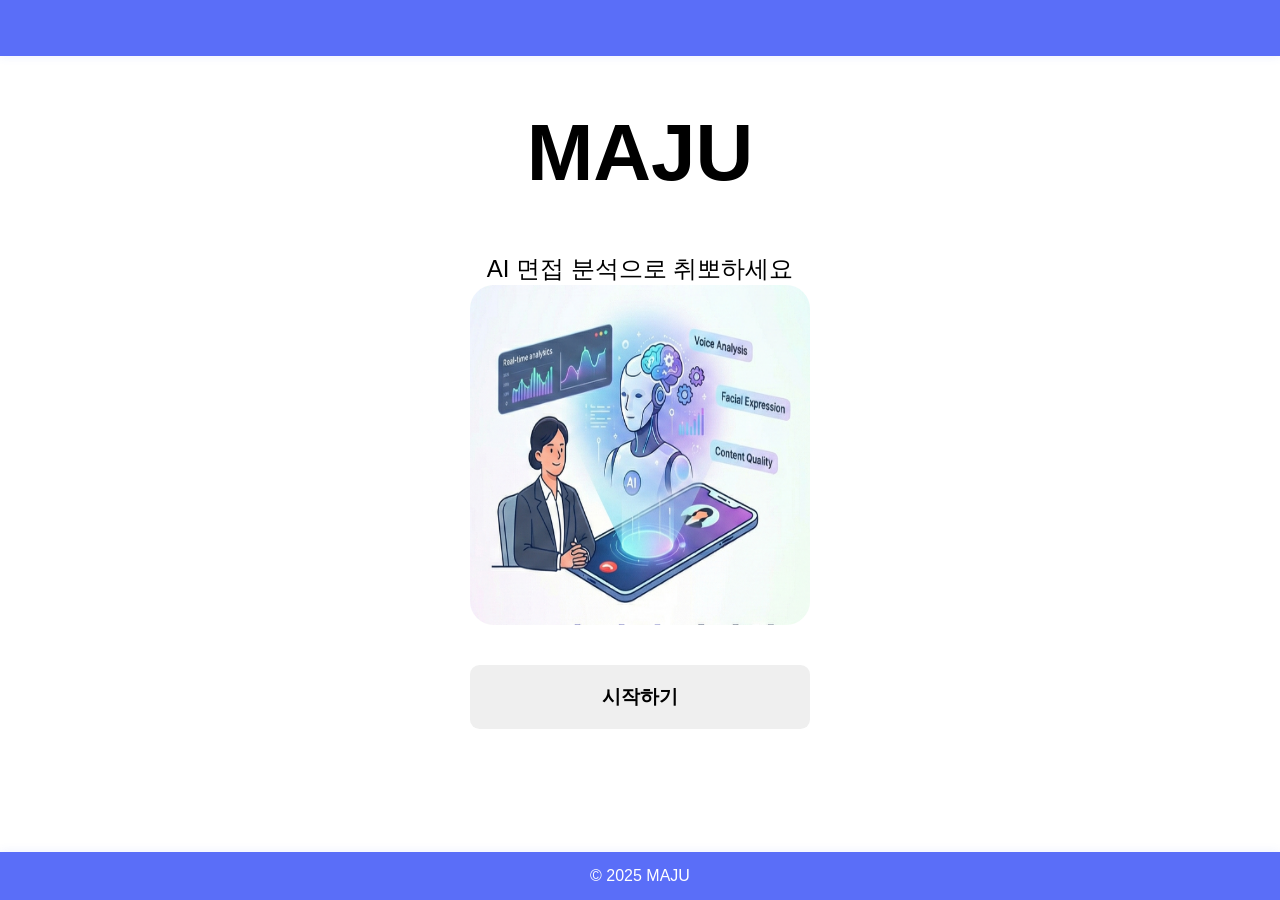
<file: front/index.html>
<!DOCTYPE html>
<html lang="ko">
    <head>
        <meta name="viewport" content="width=device-width, initial-scale=1.0">
        <meta charset="UTF-8">
        <title>MAJU</title>
        <link rel="stylesheet" href="index.css">
        <!-- <style src="index.css"></style> -->
         <style>
            h1 {
                margin-top:15%; 
                font-size:5rem;
            }
            span {
                font-size: 1.5rem;
            }
            img {
                width: 340px;
                height: 340px;
                display: block;
                border-radius: 24px;
            }
            .button-group {
                margin: 40px 0;
            }
            /* .button-group {
            margin-top: 20px;
            display: flex;
            gap: 10px;
            justify-content: center;
            }
            button {
                padding: 1em 5em;
                font-size: 1.5rem;
                font-weight: 600;
                border: none;
                border-radius: 0.5em;
                cursor: pointer;
                transition: transform 0.1s;
                min-width: 140px;
                min-height: 48px;
            }*/
         </style>
    </head>
    <body>
        <div class="app-container">
            <header>
            </header>
            <main>
                <div class="main-content">
                    <h1>MAJU</h1>
                    <span>AI 면접 분석으로 취뽀하세요</span>
                    <img src="./asset/Gemini_Generated_Image_3r8lyy3r8lyy3r8l.png" alt="MAJU Logo" ">
                    <div class="button-group">
                        <button id="login" class="loginButton">시작하기</button>
                    </div>
                </div>
            </main>
            <footer>
                <span>© 2025 MAJU</span>
            </footer>
        </div>
        <script>
            const login = document.getElementById('login');

            login.addEventListener('click', () => {
                window.location.href = "login.html"
            })
        </script>
    </body>
</html>
</file>
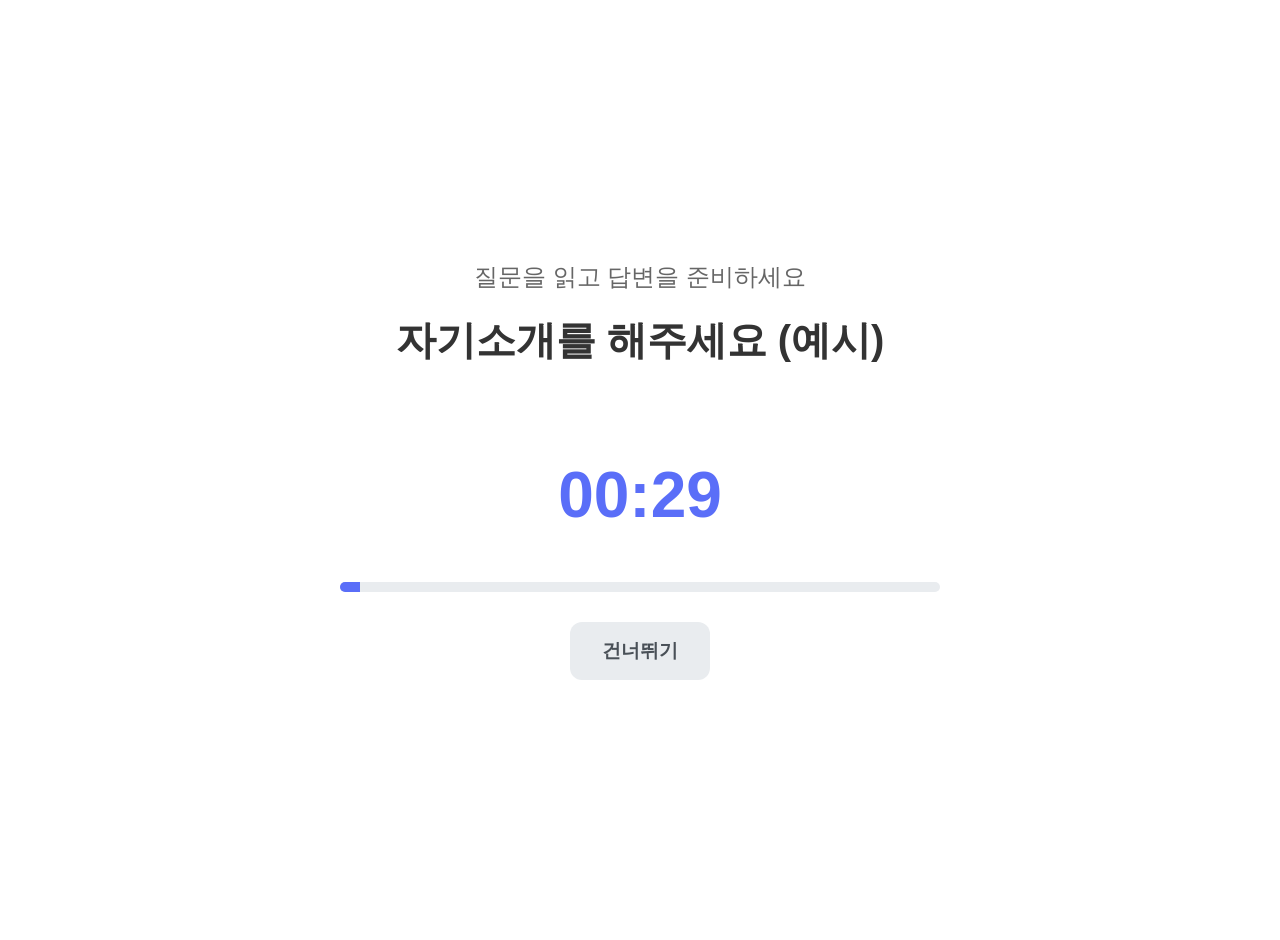
<file: front/answer.html>
<!DOCTYPE html>
<html lang="ko">
<head>
    <meta charset="UTF-8">
    <meta name="viewport" content="width=device-width, initial-scale=1.0">
    <title>답변 녹화 페이지</title>
    <link rel="stylesheet" href="index.css">
    <style>
        /* html, body {
            height: 100%;
            margin: 0;
            padding: 0;
            background: #f5f6fa;
            font-size: 22px;
            font-family: 'Pretendard', -apple-system, BlinkMacSystemFont, 'Segoe UI', sans-serif;
        }*/

        .app-container {
            min-height: 100vh;
            display: flex;
            flex-direction: column;
            align-items: center;
            justify-content: center;
            text-align: center;
            padding: 20px;
        }

        .question-box {
            margin-bottom: 40px;
            width: 80%;
            max-width: 800px;
        }

        .question-text {
            font-size: 2.5rem;
            font-weight: 700;
            color: #333;
            margin-bottom: 20px;
            word-break: keep-all;
        }

        .timer-box {
            font-size: 4rem;
            font-weight: 800;
            color: #5a6ef8;
            margin: 30px 0;
        }

        .status-text {
            font-size: 1.5rem;
            color: #666;
            margin-bottom: 20px;
        }

        .upload-section {
            display: none; /* 초기에는 숨김 */
            flex-direction: column;
            align-items: center;
            gap: 20px;
            margin-top: 30px;
        }

        .file-input-wrapper {
            position: relative;
            overflow: hidden;
            display: inline-block;
        }

        .file-input-wrapper input[type=file] {
            font-size: 100px;
            position: absolute;
            left: 0;
            top: 0;
            opacity: 0;
            cursor: pointer;
        }

        .btn {
            border: none;
            border-radius: 12px;
            padding: 16px 32px;
            font-size: 1.2rem;
            font-weight: 600;
            cursor: pointer;
            transition: all 0.2s;
        }

        .btn-primary {
            background: linear-gradient(135deg, #5a6ef8, #9b63ff);
            color: #fff;
            box-shadow: 0 4px 12px rgba(90, 110, 248, 0.3);
        }

        .btn-primary:hover {
            transform: translateY(-2px);
            box-shadow: 0 6px 16px rgba(90, 110, 248, 0.4);
        }

        .btn-secondary {
            background: #e9ecef;
            color: #495057;
        }

        .progress-bar {
            width: 100%;
            max-width: 600px;
            height: 10px;
            background: #e9ecef;
            border-radius: 5px;
            overflow: hidden;
            margin-top: 20px;
        }

        .progress-fill {
            height: 100%;
            background: #5a6ef8;
            width: 0%;
            transition: width 1s linear;
        }
    </style>
</head>

<body>
    <div class="app-container">
        <div class="question-box">
            <div class="status-text" id="statusText">질문을 읽고 답변을 준비하세요</div>
            <div class="question-text" id="questionText">질문 로딩 중...</div>
        </div>

        <div class="timer-box" id="timer">30</div>
        
        <div class="progress-bar">
            <div class="progress-fill" id="progressFill"></div>
        </div>

        <button id="skipBtn" class="btn btn-secondary" style="margin-top: 30px;">건너뛰기</button>

        <div class="upload-section" id="uploadSection">
            <h3>답변 시간이 종료되었습니다.</h3>
            <p>녹화한 답변 영상을 업로드해주세요.</p>
            
            <input type="file" id="videoInput" accept="video/*" style="display: none;">
            <button class="btn btn-primary" onclick="document.getElementById('videoInput').click()">영상 선택하기</button>
            <div id="fileName" style="margin-top: 10px; color: #666;"></div>
            
            <button class="btn btn-primary" id="uploadBtn" style="display: none; margin-top: 20px;">분석 시작하기</button>
        </div>
    </div>

    <script>
        // 상태 상수
        const STATE_READING = 'READING'; // 30초
        const STATE_ANSWERING = 'ANSWERING'; // 60초
        const STATE_UPLOAD = 'UPLOAD';

        let currentState = STATE_READING;
        let timeLeft = 30;
        let timerInterval;

        const statusText = document.getElementById('statusText');
        const questionText = document.getElementById('questionText');
        const timerDisplay = document.getElementById('timer');
        const progressFill = document.getElementById('progressFill');
        const uploadSection = document.getElementById('uploadSection');
        const skipBtn = document.getElementById('skipBtn');
        const videoInput = document.getElementById('videoInput');
        const fileNameDisplay = document.getElementById('fileName');
        const uploadBtn = document.getElementById('uploadBtn');

        // 초기화
        function init() {
            // 질문 가져오기 (sessionStorage 또는 임시 데이터)
            const questions = JSON.parse(sessionStorage.getItem('selectedQuestions') || '[]');
            const currentIndex = parseInt(sessionStorage.getItem('currentQuestionIndex') || '0');
            
            // 질문 데이터가 없으면 임시 질문 표시
            if (questions.length > 0 && questions[currentIndex]) {
                // 실제 데이터 구조에 맞게 수정 필요 (여기서는 id만 있다고 가정하고 텍스트는 임의로)
                // 실제로는 questions 배열에 title이 포함되어 있어야 함.
                // 앞선 questions.html 코드를 보면 {id, title} 객체로 저장됨.
                // 하지만 sessionStorage에는 ID 목록만 저장될 수도 있음. 확인 필요.
                // 여기서는 안전하게 처리
                questionText.textContent = questions[currentIndex].title || "질문 내용이 없습니다.";
            } else {
                questionText.textContent = "자기소개를 해주세요 (예시)";
            }

            startTimer(30);
        }

        function startTimer(seconds) {
            timeLeft = seconds;
            const totalTime = seconds;
            updateTimerDisplay();

            timerInterval = setInterval(() => {
                timeLeft--;
                updateTimerDisplay();
                
                // 진행바 업데이트
                const percentage = ((totalTime - timeLeft) / totalTime) * 100;
                progressFill.style.width = `${percentage}%`;

                if (timeLeft <= 0) {
                    clearInterval(timerInterval);
                    handleTimerEnd();
                }
            }, 1000);
        }

        function updateTimerDisplay() {
            const minutes = Math.floor(timeLeft / 60);
            const seconds = timeLeft % 60;
            timerDisplay.textContent = `${minutes.toString().padStart(2, '0')}:${seconds.toString().padStart(2, '0')}`;
        }

        function handleTimerEnd() {
            if (currentState === STATE_READING) {
                // 읽기 시간 종료 -> 답변 시간 시작
                currentState = STATE_ANSWERING;
                statusText.textContent = "답변을 시작하세요!";
                statusText.style.color = "#e74c3c";
                timerDisplay.style.color = "#e74c3c";
                progressFill.style.backgroundColor = "#e74c3c";
                startTimer(60); // 1분
            } else if (currentState === STATE_ANSWERING) {
                // 답변 시간 종료 -> 다음 질문 또는 업로드 모드
                
                const questions = JSON.parse(sessionStorage.getItem('selectedQuestions') || '[]');
                let currentIndex = parseInt(sessionStorage.getItem('currentQuestionIndex') || '0');

                if (currentIndex < questions.length - 1) {
                    // 다음 질문으로 이동
                    currentIndex++;
                    sessionStorage.setItem('currentQuestionIndex', currentIndex.toString());
                    
                    // 상태 초기화 및 다음 질문 표시
                    currentState = STATE_READING;
                    statusText.textContent = "질문을 읽고 답변을 준비하세요";
                    statusText.style.color = "#666";
                    timerDisplay.style.color = "#5a6ef8";
                    progressFill.style.backgroundColor = "#5a6ef8";
                    
                    questionText.textContent = questions[currentIndex].title || "질문 내용이 없습니다.";
                    
                    startTimer(30);
                } else {
                    // 모든 질문 종료 -> 업로드 모드
                    currentState = STATE_UPLOAD;
                    statusText.textContent = "모든 면접 질문이 종료되었습니다.";
                    questionText.textContent = "수고하셨습니다!";
                    timerDisplay.style.display = 'none';
                    document.querySelector('.progress-bar').style.display = 'none';
                    skipBtn.style.display = 'none';
                    uploadSection.style.display = 'flex';
                }
            }
        }

        // 스킵 버튼 처리
        skipBtn.addEventListener('click', () => {
            clearInterval(timerInterval);
            handleTimerEnd();
        });

        // 파일 선택 처리
        videoInput.addEventListener('change', (e) => {
            const file = e.target.files[0];
            if (file) {
                fileNameDisplay.textContent = `선택된 파일: ${file.name}`;
                uploadBtn.style.display = 'inline-block';
            }
        });

        // 업로드 및 분석 요청
        uploadBtn.addEventListener('click', async () => {
            const file = videoInput.files[0];
            if (!file) return;

            uploadBtn.disabled = true;
            uploadBtn.textContent = "업로드 중...";
            statusText.textContent = "영상을 업로드하고 있습니다.";

            const formData = new FormData();
            formData.append('file', file);

            try {
                // JWT 토큰 가져오기
                const token = localStorage.getItem('jwtToken');
                
                // 백엔드에 파일 업로드 및 작업 ID 받기
                const response = await fetch('http://35.216.55.144:80/api/analyze', {
                    method: 'POST',
                    headers: {
                        'Authorization': `Bearer ${token}`
                    },
                    body: formData
                });

                if (!response.ok) {
                    throw new Error(`업로드 실패: ${response.status}`);
                }

                const result = await response.json();
                
                // taskId를 localStorage에 저장
                if (result.data && result.data.taskId) {
                    localStorage.setItem('currentTaskId', result.data.taskId);
                    localStorage.setItem('taskStatus', result.data.status);
                    
                    // history.html로 리다이렉트
                    window.location.href = 'history.html';
                } else {
                    throw new Error('작업 ID를 받지 못했습니다.');
                }

            } catch (error) {
                console.error(error);
                alert('업로드 중 오류가 발생했습니다: ' + error.message);
                uploadBtn.disabled = false;
                uploadBtn.textContent = "분석 시작하기";
            }
        });

        // 시작
        init();
    </script>
</body>
</html>
</file>
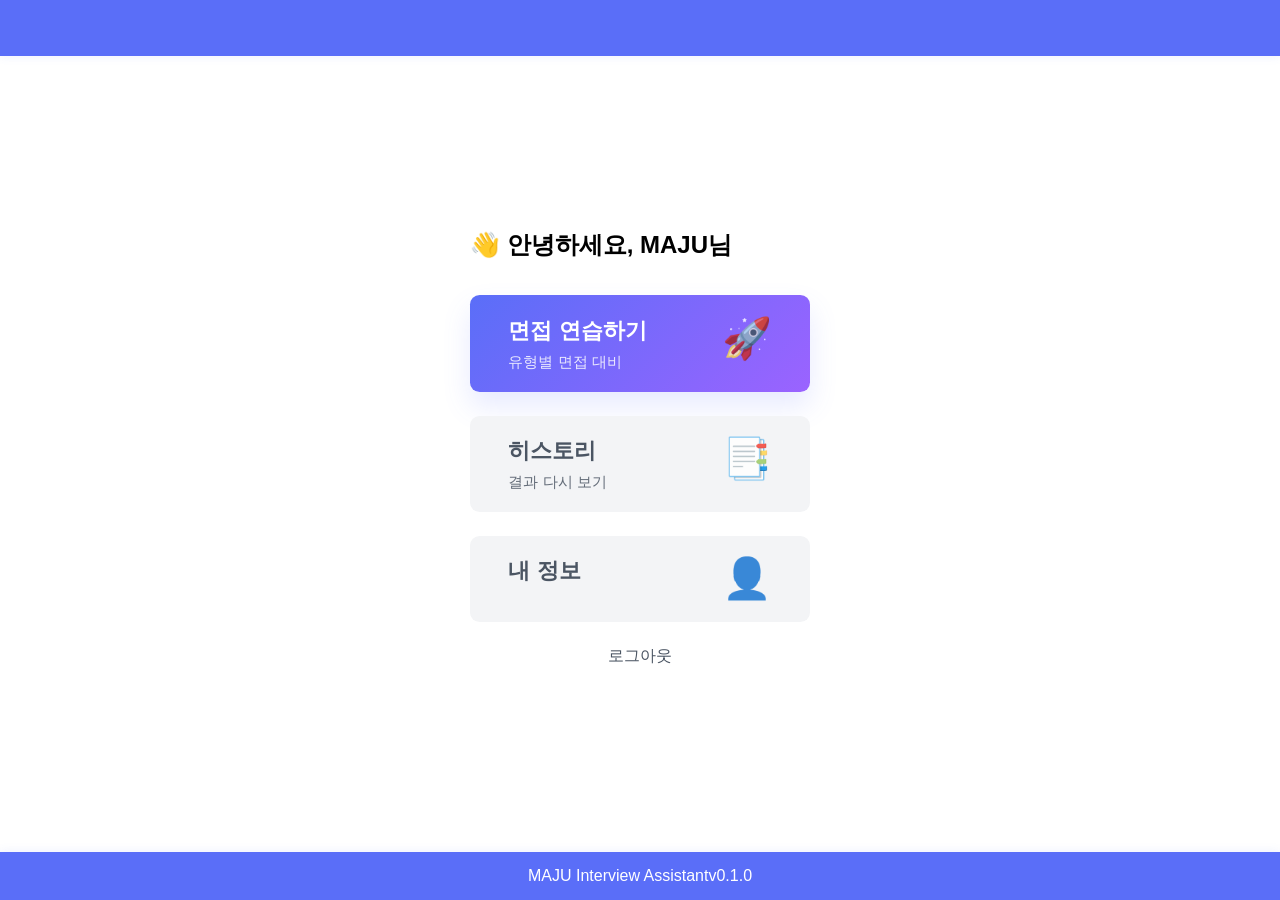
<file: front/dashboard.html>
<!DOCTYPE html>
<html lang="ko">
<head>
    <meta charset="UTF-8">
    <meta name="viewport" content="width=device-width, initial-scale=1.0">
    <title>대시보드</title>
    <link rel="stylesheet" href="index.css">
    <style>
        /* html, body {
            height: 100%;
            margin: 0;
            padding: 0;
            background: #f5f6fa;
            font-size: 22px;
            font-family: 'Pretendard', -apple-system, BlinkMacSystemFont, 'Segoe UI', sans-serif;
            color: #0f172a;
        }
        .app-container {
            min-height: 100vh;
            display: flex;
            flex-direction: column;
        }
        header {
            height: 56px;
            background: #5a6ef8;
            color: #fff;
            display: flex;
            align-items: center;
            justify-content: flex-start;
            box-shadow: 0 2px 8px rgba(90,110,248,0.08);
            padding-left: 16px;
        }
        main {
            flex: 0.75;
            display: flex;
            align-items: center;
            justify-content: center;
        }
        .main-content {
            width: 100%;
            max-width: 340px;
            margin: 0 auto;
            text-align: center;
        }*/
        main {
            align-items: center;
        }
        .actions {
            display: flex;
            flex-direction: column;
            gap: 24px;
            margin: 32px 0;
        }
        .action-button {
            display: flex;
            /* flex-direction: column; */
            justify-content: space-between;
            gap: 24px;
            border: none;
            border-radius: 0.5em;
            padding: 1em 2em;
            /* font-size: 1.6rem; */
            font-weight: 600;
            color: #fff;
            text-align: left;
            cursor: pointer;
            transition: transform 0.1s, box-shadow 0.15s;
            background: linear-gradient(135deg, #5a6ef8, #9b63ff);
            box-shadow: 0 14px 28px rgba(96, 114, 255, 0.15);
        }
        .action-button.secondary {
            background: #f3f4f6;
            color: #4b5563;
            box-shadow: none;
        }
        .action-button div {
            display: flex;
            flex-direction: column;
            gap: 6px;
        }

        .action-button span {
            font-size: 0.95rem;
            font-weight: 400;
            opacity: 0.85;
        }
        /* .action-button:active {
            transform: translateY(1px);
        } */
        h2 {
            font-size: 1.5rem;
            margin-bottom: 10%;
            width: 100%;
            display: flex;
            justify-content: flex-start;
        }
        h3 {
            margin: 0;
            padding: auto 0;
        }
        /* footer {
            height: 48px;
            background: #5a6ef8;
            color: #fff;
            display: flex;
            align-items: center;
            justify-content: center;
            box-shadow: 0 -2px 8px rgba(90,110,248,0.08);
            font-size: 1rem;
            gap: 3rem;
        } */
    </style>
</head>

<body>
    <div class="phone-mockup-wrapper">
    <div class="app-container">
        <header></header>
        <main>
            <div class="main-content">
                <h2>👋 안녕하세요, MAJU님</h2>
                <section class="actions">
                    <button class="action-button" data-link="questions.html">
                        <div>
                            <h3>면접 연습하기</h3>
                            <span>유형별 면접 대비</span>
                        </div>
                        <span style="font-size: 2.5rem;">🚀</span>
                    </button>
                    <button class="action-button secondary" data-link="history.html">
                        <div>
                            <h3>히스토리</h3>
                            <span>결과 다시 보기</span>
                        </div>
                        <span style="font-size: 2.5rem;">📑</span>
                    </button>
                    <button class="action-button secondary" id="myPageBtn">
                        <div>
                            <h3>내 정보</h3>   
                        </div>
                        <span style="font-size: 2.5rem;">👤</span>
                    </button>

                    <a id="logoutButton" style="color: #4b5563; cursor: pointer;">로그아웃</a>
                </section>
            </div>
        </main>
        <footer>
            <span>MAJU Interview Assistant</span>
            <span>v0.1.0</span>
        </footer>
    </div>
    </div>

    <script>
        document.querySelectorAll('.action-button').forEach((button) => {
            button.addEventListener('click', () => {
                const link = button.dataset.link;
                if (link) {
                    window.location.href = link;
                }
            });
        });


        // IndexedDB + sessionStorage 초기화 임시 버튼
        document.getElementById('myPageBtn').addEventListener('click', () => {
            window.location.href = 'myPage.html';
        });

        document.getElementById('logoutButton').addEventListener('click', () => {
            // TODO: 필요 시 토큰 삭제 등 로그아웃 처리 추가
            window.location.href = 'login.html';
        });
    </script>
</body>
</html>
</file>
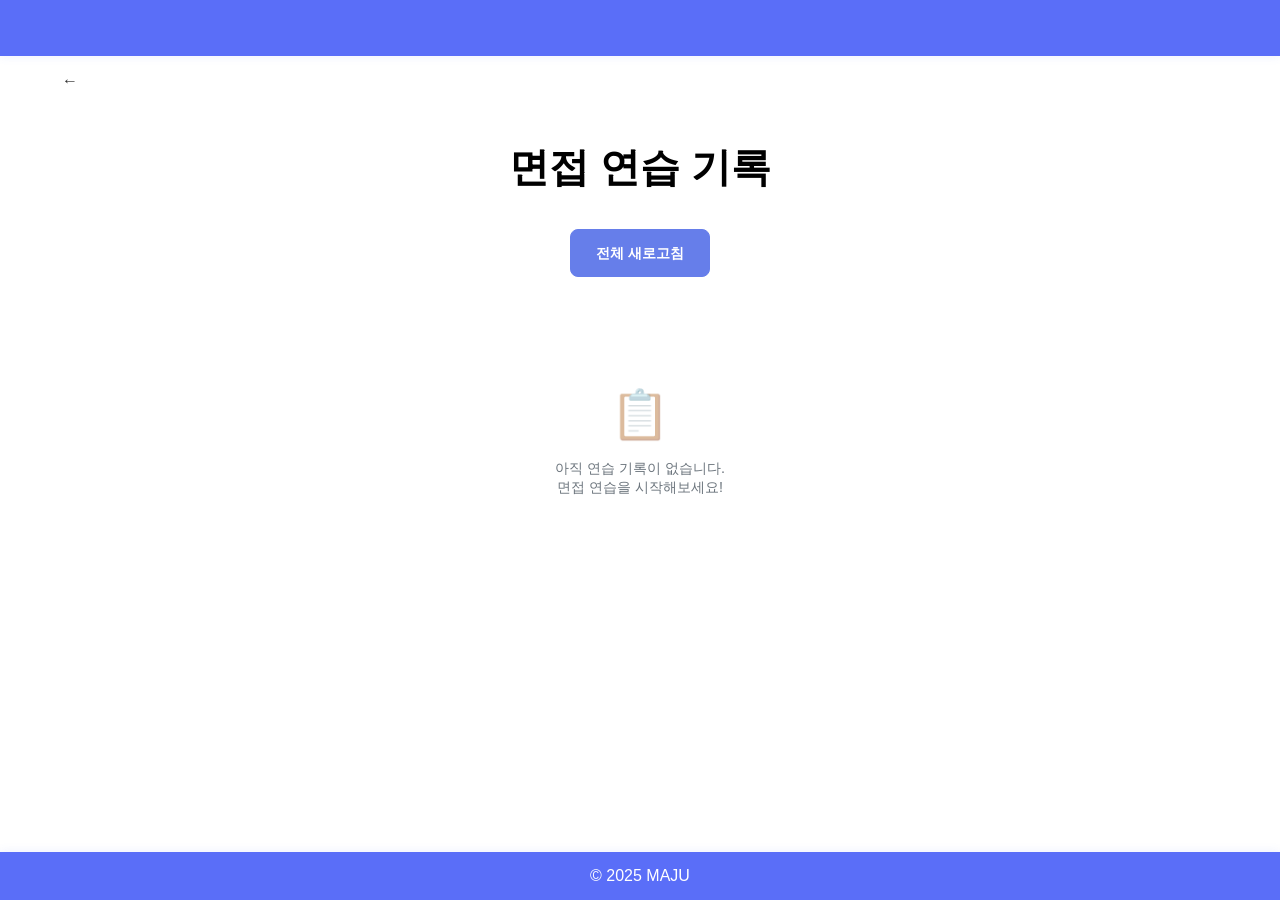
<file: front/history.html>
<!DOCTYPE html>
<html lang="ko">
<head>
    <meta charset="UTF-8">
    <meta name="viewport" content="width=device-width, initial-scale=1.0">
    <title>지난 면접 연습 기록 리스트</title>
    <link rel="stylesheet" href="index.css">
    <style>
        /* html, body {
            height: 100%;
            margin: 0;
            padding: 0;
            background: #f5f6fa;
            font-size: 22px;
            font-family: 'Pretendard', -apple-system, BlinkMacSystemFont, 'Segoe UI', sans-serif;
        }
        .app-container {
            min-height: 100vh;
            display: flex;
            flex-direction: column;
        }
        header {
            height: 56px;
            background: #5a6ef8;
            color: #fff;
            display: flex;
            align-items: center;
            justify-content: flex-start;
            box-shadow: 0 2px 8px rgba(90,110,248,0.08);
            padding-left: 16px;
        }
        main {
            flex: 0.5;
            display: flex;
            align-items: flex-start;
            justify-content: center;
        }
        .main-content {
            width: 100%;
            max-width: 340px;
            margin: 0 auto;
            text-align: center;
        } */
        
        .header {
            display: flex;
            flex-direction: column;
            align-items: center;
            justify-content: center;
            text-align: center;
            margin-bottom: 30px;
            /* position: relative; */
        }

        /* .back {
            display: flex;
            justify-content: flex-start;
            margin-bottom: 0;
        }
        .back-button {
            background: none;
            border: none;
            font-size: 1.5rem;
            cursor: pointer;
            padding: 7%;
            color: #333;
            transition: color 0.2s;
            flex-shrink: 0;
        }
        .back-button:hover {
            color: #667eea;
        } */

        h2 {
            width: 100%;
            display: flex;
            justify-content: center;
            align-items: center;
            margin: 10%;
        }

        /* h2 {
            margin: 0;
            border: 1px solid #000;
            font-size: 1.2rem;
            color: #333;
            flex: 1;
            text-align: center; 
        } */

        /* .subtitle {
            font-size: 0.85rem;
            color: #6c757d;
        } */

        .history-list {
            max-height: 45vh;
            flex: 1;
            display: flex;
            flex-direction: column;
            gap: 12px;
            overflow-y: auto;
        }

        .current-task {
            background: linear-gradient(135deg, #667eea 0%, #764ba2 100%);
            color: white;
            border: none;
            padding: 20px;
            border-radius: 12px;
            margin-bottom: 20px;
            box-shadow: 0 4px 12px rgba(102, 126, 234, 0.3);
        }

        .current-task h3 {
            margin: 0 0 12px 0;
            font-size: 1.2rem;
        }

        .current-task p {
            margin: 8px 0;
            font-size: 0.9rem;
            opacity: 0.9;
        }

        .status-indicator {
            display: inline-block;
            width: 8px;
            height: 8px;
            border-radius: 50%;
            background: #ffd700;
            animation: pulse 1.5s infinite;
            margin-right: 8px;
        }

        @keyframes pulse {
            0%, 100% { opacity: 1; }
            50% { opacity: 0.5; }
        }

        .refresh-button {
            padding: 4px 8px;
            border-radius: 8px;
            background: rgba(255, 255, 255, 0.2);
            border: 1px solid rgba(255, 255, 255, 0.3);
            color: white;
            cursor: pointer;
            font-size: 0.9rem;
            /* margin-top: 12px; */
            transition: all 0.2s;
            margin-bottom: 20px;
            background: #667eea;
            border-color: #667eea;
        }

        .refresh-button:hover {
            background: rgba(255, 255, 255, 0.3);
        }

        .refresh-button:disabled {
            opacity: 0.5;
            cursor: not-allowed;
        }

        .history-item {
            background: #fff;
            border: 1px solid #e9ecef;
            border-radius: 12px;
            padding: 16px;
            cursor: pointer;
            transition: all 0.2s;
            box-shadow: 0 2px 4px rgba(0, 0, 0, 0.05);
            position: relative;
        }

        .history-item:hover {
            border-color: #667eea;
            box-shadow: 0 4px 8px rgba(102, 126, 234, 0.15);
            transform: translateY(-2px);
        }

        .history-item-header {
            display: flex;
            justify-content: space-between;
            align-items: center;
            margin-bottom: 12px;
        }

        .history-score {
            font-size: 1.5rem;
            font-weight: 600;
            color: #667eea;
        }

        .history-info {
            display: flex;
            flex-direction: column;
            gap: 6px;
        }

        .history-title {
            font-size: 1.1rem;
            font-weight: 600;
            color: #333;
            margin-bottom: 4px;
        }

        .history-meta {
            display: flex;
            gap: 12px;
            font-size: 0.8rem;
            color: #6c757d;
        }

        .history-meta-item {
            display: flex;
            justify-content: space-between;
            align-items: center;
            gap: 4px;
        }

        .history-date {
            font-size: 0.5rem;
            color: #6c757d;
            position: absolute;
            bottom: 12px;
            right: 12px;
        }

        .empty-state {
            text-align: center;
            padding: 60px 20px;
            color: #6c757d;
        }

        .empty-state-icon {
            font-size: 3rem;
            margin-bottom: 16px;
            opacity: 0.5;
        }

        .empty-state-text {
            font-size: 0.9rem;
        }

        /* footer {
            height: 48px;
            background: #5a6ef8;
            color: #fff;
            display: flex;
            align-items: center;
            justify-content: center;
            box-shadow: 0 -2px 8px rgba(90,110,248,0.08);
            font-size: 1rem;
            gap: 3rem;
        } */

        /* .back-button {
            position: sticky;
            bottom: 0;
            background: rgba(0, 0, 0, 0.05);
            border-top: 1px solid #e9ecef;
            padding: 20px;
            margin: 16px -16px -16px -16px;
            text-align: center;
        }

        .back-button button {
            width: 100%;
            padding: 12px;
            border: none;
            border-radius: 8px;
            background: #667eea;
            color: white;
            font-size: 0.9rem;
            font-weight: 600;
            cursor: pointer;
            transition: background 0.2s;
        }

        .back-button button:hover {
            background: #5568d3;
        } */

        /* .badge {
            display: inline-block;
            padding: 2px 8px;
            border-radius: 12px;
            font-size: 0.75rem;
            font-weight: 600;
        }

        .badge-excellent {
            background: #d4edda;
            color: #155724;
        }

        .badge-good {
            background: #d1ecf1;
            color: #0c5460;
        }

        .badge-average {
            background: #fff3cd;
            color: #856404;
        }

        .badge-poor {
            background: #f8d7da;
            color: #721c24;
        } */
    </style>
</head>
<body>
    <div class="app-container">
        <header></header>
        <div class="back">
            <button class="back-button" onclick="window.location.href='dashboard.html'">←</button>
        </div>
        <main>
            <div class="main-content">
                <div class="header">
                    <h2>면접 연습 기록</h2>
                    <button class="refresh-button" onclick="location.reload()">전체 새로고침</button>
                </div>
                
                <!-- 현재 분석 중인 작업 표시 -->
                <div id="currentTaskSection" style="display: none;" class="current-task">
                    <h3><span class="status-indicator"></span>분석 진행 중</h3>
                    <p id="taskStatusText">영상을 분석하고 있습니다...</p>
                </div>

                <div class="history-list" id="historyList">
                    <!-- 기록 목록이 여기에 동적으로 추가됩니다 -->
                </div>
            </div>
        </main>
        <footer>
            <span style="font-size:1rem;">© 2025 MAJU</span>
        </footer>
    </div>

    <script>

        // 실제 기록 데이터는 localStorage에 저장됨
        // 저장 포맷 예시:
        // [
        //   { sessionId, date, time, score, questionCount, duration, title }
        // ]

        // 기록 저장 함수 (answer.html 등에서 사용)
        // window.saveTestHistory = function(historyItem) {
        //   const key = 'maju_test_history';
        //   const list = JSON.parse(localStorage.getItem(key) || '[]');
        //   list.push(historyItem);
        //   localStorage.setItem(key, JSON.stringify(list));
        // };

        // // 점수에 따른 배지 클래스 반환
        // function getScoreBadgeClass(score) {
        //     if (score >= 90) return 'badge-excellent';
        //     if (score >= 80) return 'badge-good';
        //     if (score >= 70) return 'badge-average';
        //     return 'badge-poor';
        // }

        // // 점수에 따른 배지 텍스트 반환
        // function getScoreBadgeText(score) {
        //     if (score >= 90) return '우수';
        //     if (score >= 80) return '양호';
        //     if (score >= 70) return '보통';
        //     return '개선필요';
        // }

        // 기록 아이템 렌더링
        function renderHistoryItem(item) {
            const itemDiv = document.createElement('div');
            itemDiv.className = 'history-item';
            itemDiv.onclick = () => {
                // taskId가 있으면 해당 보고서로 이동
                if (item.taskId) {
                    window.location.href = `report.html?taskId=${encodeURIComponent(item.taskId)}`;
                } else if (item.sessionId) {
                    window.location.href = `report.html?session=${encodeURIComponent(item.sessionId)}`;
                }
            };

            const header = document.createElement('div');
            header.className = 'history-item-header';

            const title = document.createElement('div');
            title.className = 'history-title';
            // createdAt을 날짜로 포맷팅하여 제목으로 사용
            if (item.createdAt) {
                const date = new Date(item.createdAt);
                title.textContent = `${date.getFullYear()}.${String(date.getMonth() + 1).padStart(2, '0')}.${String(date.getDate()).padStart(2, '0')} ${String(date.getHours()).padStart(2, '0')}:${String(date.getMinutes()).padStart(2, '0')}`;
            } else {
                title.textContent = item.title || '면접 연습';
            }

            const score = document.createElement('div');
            score.className = 'history-score';
            // commonAnalysis가 있으면 점수 표시
            if (item.commonAnalysis && item.commonAnalysis.score && item.commonAnalysis.score.total_score !== undefined) {
                score.textContent = item.commonAnalysis.score.total_score.toFixed(1);
            } else if (item.score !== undefined && item.score !== null) {
                score.textContent = Number(item.score).toFixed(1);
            } else {
                score.textContent = '-';
            }

            // header.appendChild(date);
            header.appendChild(title);
            header.appendChild(score);

            const info = document.createElement('div');
            info.className = 'history-info';

            const meta = document.createElement('div');
            meta.className = 'history-meta';

            const questionCount = document.createElement('div');
            questionCount.className = 'history-meta-item';
            questionCount.innerHTML = `<span>📝</span> <span>질문 ${item.questionCount || '-'}개</span>`;

            const duration = document.createElement('div');
            duration.className = 'history-meta-item';
            duration.innerHTML = `<span>⏱️</span> <span>${item.duration || '-'}분</span>`;

            const date = document.createElement('div');
            date.className = 'history-date';
            date.textContent = item.createdAt || `${item.date || '-'} ${item.time || ''}`;

            meta.appendChild(questionCount);
            meta.appendChild(duration);
            meta.appendChild(date);

            info.appendChild(meta);

            itemDiv.appendChild(header);
            itemDiv.appendChild(info);
            itemDiv.appendChild(date);

            return itemDiv;
        }

        // 기록 목록 렌더링
        function renderHistoryList(historyData) {
            const container = document.getElementById('historyList');
            container.innerHTML = '';

            if (!historyData || historyData.length === 0) {
                container.innerHTML = `
                    <div class="empty-state">
                        <div class="empty-state-icon">📋</div>
                        <div class="empty-state-text">아직 연습 기록이 없습니다.<br>면접 연습을 시작해보세요!</div>
                    </div>
                `;
                return;
            }

            // 최신순 정렬 (timestamp가 있으면)
            historyData.sort((a, b) => (b.timestamp || 0) - (a.timestamp || 0));

            historyData.forEach(item => {
                const itemElement = renderHistoryItem(item);
                container.appendChild(itemElement);
            });
        }


        // localStorage에서 기록 데이터 불러오기
        function loadHistoryData() {
            try {
                const key = 'maju_test_history';
                const list = JSON.parse(localStorage.getItem(key) || '[]');
                return Array.isArray(list) ? list : [];
            } catch (error) {
                console.error('기록 데이터 로드 오류:', error);
                return [];
            }
        }

        // 초기화
        async function init() {
            // 서버에서 기록 가져오기
            const serverData = await loadHistoryFromServer();
            
            // 서버 데이터로 렌더링
            renderHistoryList(serverData);
            
            // 현재 진행 중인 작업이 있는지 확인
            const currentTaskId = localStorage.getItem('currentTaskId');
            if (currentTaskId) {
                showCurrentTask();
                checkTaskStatus();
            }
        }

        // 서버에서 기록 데이터 가져오기
        async function loadHistoryFromServer() {
            try {
                const token = localStorage.getItem('jwtToken');
                const response = await fetch('http://35.216.55.144:80/api/tasks', {
                    headers: {
                        'Authorization': `Bearer ${token}`
                    }
                });
                if (response.ok) {
                    const result = await response.json();
                    if (result.data && Array.isArray(result.data)) {
                        // COMPLETED 상태인 것만 필터링하여 기록으로 저장
                        const completedTasks = result.data
                            .filter(task => task.status === 'COMPLETED')
                            .map(task => ({
                                taskId: task.taskId,
                                timestamp: new Date(task.createdAt).getTime(),
                                status: task.status,
                                createdAt: task.createdAt,
                                commonAnalysis: task.commonAnalysis
                            }));
                        
                        // localStorage에 저장
                        localStorage.setItem('maju_test_history', JSON.stringify(completedTasks));
                        return completedTasks;
                    }
                }
            } catch (error) {
                console.error('서버에서 기록 로드 실패:', error);
            }
            return [];
        }

        // 현재 작업 섹션 표시
        function showCurrentTask() {
            document.getElementById('currentTaskSection').style.display = 'block';
        }

        // 현재 작업 섹션 숨기기
        function hideCurrentTask() {
            document.getElementById('currentTaskSection').style.display = 'none';
        }

        // 작업 상태 확인
        async function checkTaskStatus() {
            const taskId = localStorage.getItem('currentTaskId');
            if (!taskId) {
                hideCurrentTask();
                return;
            }

            const statusText = document.getElementById('taskStatusText');
            statusText.textContent = '상태 확인 중...';

            try {
                const token = localStorage.getItem('jwtToken');
                const response = await fetch(`http://35.216.55.144:80/api/analyze/${taskId}`, {
                    headers: {
                        'Authorization': `Bearer ${token}`
                    }
                });
                
                if (!response.ok) {
                    throw new Error(`상태 조회 실패: ${response.status}`);
                }

                const result = await response.json();
                const status = result.data.status;

                if (status === 'COMPLETED') {
                    // 분석 완료
                    statusText.textContent = '분석이 완료되었습니다!';
                    
                    // 결과를 localStorage에 저장
                    if (result.data.commonAnalysis) {
                        localStorage.setItem('latestAnalysisResult', JSON.stringify(result.data.commonAnalysis));
                    }
                    
                    // taskId 제거
                    localStorage.removeItem('currentTaskId');
                    localStorage.removeItem('taskStatus');
                    
                    // 1초 후 report.html로 이동
                    setTimeout(() => {
                        window.location.href = 'report.html';
                    }, 1000);
                    
                } else if (status === 'FAILED') {
                    // 분석 실패
                    statusText.textContent = '분석 중 오류가 발생했습니다.';
                    alert('분석에 실패했습니다: ' + (result.data.error || '알 수 없는 오류'));
                    
                    localStorage.removeItem('currentTaskId');
                    localStorage.removeItem('taskStatus');
                    hideCurrentTask();
                    
                } else if (status === 'PROCESSING') {
                    // 처리 중
                    statusText.textContent = 'AI가 영상을 분석하고 있습니다...';
                    
                } else {
                    // PENDING 또는 기타 상태
                    statusText.textContent = '분석 대기 중입니다...';
                }

            } catch (error) {
                console.error(error);
                statusText.textContent = '상태 확인 중 오류가 발생했습니다.';
            }
        }

        init();
    </script>
</body>
</html>
</file>
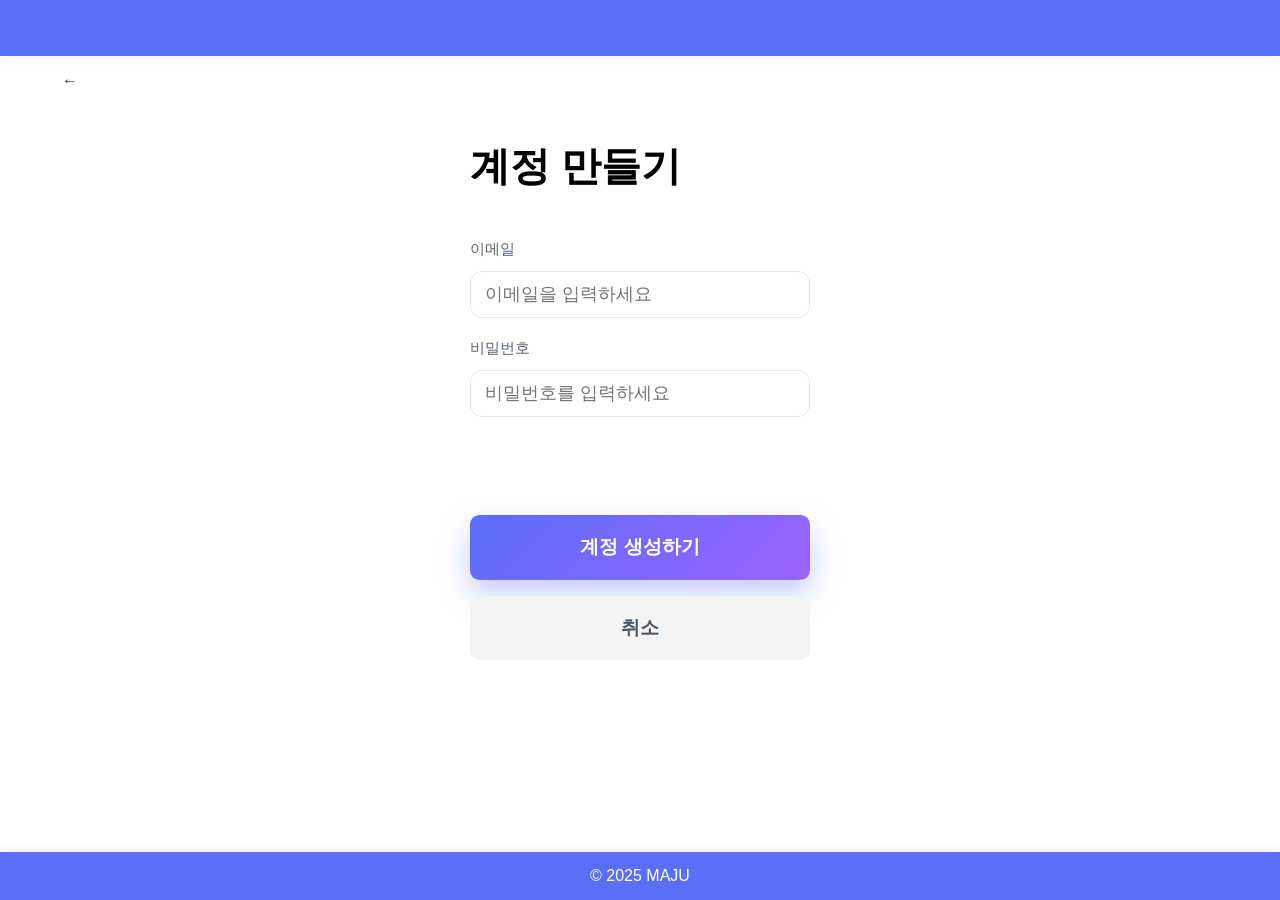
<file: front/join.html>
<!DOCTYPE html>
<html lang="ko">
<head>
    <meta charset="UTF-8">
    <meta name="viewport" content="width=device-width, initial-scale=1.0">
    <title>회원가입</title>
    <link rel="stylesheet" href="index.css">
    <style>
        /* html, body {
            height: 100%;
            margin: 0;
            padding: 0;
            background: #f5f6fa;
            font-size: 22px;
            font-family: 'Pretendard', -apple-system, BlinkMacSystemFont, 'Segoe UI', sans-serif;
        }
        .app-container {
            min-height: 100vh;
            display: flex;
            flex-direction: column;
        }
        header {
            height: 56px;
            background: #5a6ef8;
            color: #fff;
            display: flex;
            align-items: center;
            justify-content: flex-start;
            box-shadow: 0 2px 8px rgba(90,110,248,0.08);
            padding-left: 16px;
        }
        main {
            flex: 0.5;
            display: flex;
            align-items: center;
            justify-content: center;
        }
        .main-content {
            width: 100%;
            max-width: 340px;
            margin: 0 auto;
            text-align: center;
        }
        .back {
            display: flex;
            justify-content: flex-start;
            margin-bottom: 0;
        }
        .back-button {
            background: none;
            border: none;
            font-size: 1.5rem;
            cursor: pointer;
            padding: 7%;
            color: #333;
            transition: color 0.2s;
            flex-shrink: 0;
        }
        .back-button:hover {
            color: #667eea;
        }
        h2 {
            font-size: 2.5rem;
            margin-bottom: 1vh;
            width: 100%;
            display: flex;
            justify-content: flex-start;
        } */
        /* .form-group {
            margin-top: 20px;
            display: flex;
            flex-direction: column;
            gap: 6px;
            text-align: left;
        }
        label {
            font-size: 0.95rem;
            color: #5b6178;
            margin-bottom: 5px;
        }
        input {
            border: 1px solid #dfe6ff;
            border-radius: 12px;
            padding: 12px 14px;
            font-size: 1.1rem;
            transition: border 0.2s ease, box-shadow 0.2s ease;
        }
        input:focus {
            outline: none;
            border-color: #5a6ef8;
            box-shadow: 0 0 0 3px rgba(90, 110, 248, 0.2);
        }
        .button-group {
            margin-top: 40px;
            display: flex;
            flex-direction: column;
            gap: 16px;
        }
        button {
            border: none;
            border-radius: 0.5em;
            padding: 1em 2em;
            font-size: 1.2rem;
            font-weight: 600;
            cursor: pointer;
            transition: transform 0.1s, box-shadow 0.15s;
            min-width: 140px;
            min-height: 48px;
        }
        button:active {
            transform: translateY(1px);
        } */
        .createButton {
            background: linear-gradient(135deg, #5a6ef8, #9b63ff);
            color: #fff;
            box-shadow: 0 14px 28px rgba(96, 114, 255, 0.35);
        }
        .cancelButton {
            background: #f3f4f6;
            color: #4b5563;
        }
        /* .status-box {
            width: 100%;
            min-height: 48px;
            display: flex;
            box-sizing: border-box;
            padding: 0 10px;
            margin-top: 10px;
            margin-bottom: 20px;
        }
        .status {
            width: 100%;
            font-size: 0.95rem;
            color: #6b7280;
            word-break: break-all;
        }
        .status.error {
            color: #e74c3c;
        }
        .status.success {
            color: #2ecc71;
        } */
        /* footer {
            height: 48px;
            background: #5a6ef8;
            color: #fff;
            display: flex;
            align-items: center;
            justify-content: center;
            box-shadow: 0 -2px 8px rgba(90,110,248,0.08);
        } */
    </style>
</head>

<body>
    <div class="app-container">
        <header></header>
        <div class="back">
            <button class="back-button" onclick="window.location.href='index.html'">←</button>
        </div>
        <main>
            <div class="main-content">
                <h2>계정 만들기</h2>
                <div class="form-group">
                    <label for="username">이메일</label>
                    <input id="username" type="text" placeholder="이메일을 입력하세요" autocomplete="username">
                </div>
                <div class="form-group">
                    <label for="password">비밀번호</label>
                    <input id="password" type="password" placeholder="비밀번호를 입력하세요" autocomplete="new-password">
                </div>
                <div class="status-box">
                    <div class="status" id="status"></div>
                </div>
                <div class="button-group">
                    <button id="createButton" class="createButton">계정 생성하기</button>
                    <button id="cancelButton" class="cancelButton">취소</button>
                </div>
            </div>
        </main>
        <footer>
            <span style="font-size:1rem;">© 2025 MAJU</span>
        </footer>
    </div>

    <script>
        const createAccountButton = document.getElementById('createButton');
        const cancelButton = document.getElementById('cancelButton');
        const usernameInput = document.getElementById('username');
        const passwordInput = document.getElementById('password');
        const statusLabel = document.getElementById('status');

        const setStatus = (message, type = '') => {
            statusLabel.textContent = message;
            statusLabel.className = `status ${type}`;
        };

        createAccountButton.addEventListener('click', async () => {
            const userId = usernameInput.value.trim();
            const password = passwordInput.value.trim();

            if (!userId || !password) {
                setStatus('아이디와 비밀번호를 모두 입력하세요.', 'error');
                return;
            }

            if (password.length < 4) {
                setStatus('비밀번호는 4자 이상이어야 합니다.', 'error');
                return;
            }

            setStatus('계정 생성 중입니다...');

            const email = userId;
            try {
                const response = await fetch('http://35.216.55.144:80/api/auth/register', {
                    
                    method: 'POST',
                    headers: {
                        'Content-Type': 'application/json',
                    },
                    body: JSON.stringify({ password, name, email}),
                });

                const body = await response.json();
                const { message, data } = body;

                if (!response.ok) {
                    // const errorBody = await response.json().catch(() => ({}));
                    // const message = errorBody?.message || `로그인 실패 (${response.status})`;
                    const errorMessage = `${message} (${response.status})` 
                    throw new Error(errorMessage);
                }

                else {
                    setStatus('계정이 생성되었습니다. 로그인 페이지로 이동합니다.', 'success');
                    window.location.href = 'login.html';

                }          
            } catch (error) {
                setStatus(error.message, 'error');
            }
        });

        cancelButton.addEventListener('click', () => {
            window.location.href = 'index.html';
        });
    </script>
</body>
</html>

<!-- const usernamePattern = /^[a-zA-Z0-9_]{4,20}$/;
if (!usernamePattern.test(username)) {
  setStatus('아이디는 4~20자의 영문, 숫자, 밑줄만 가능합니다.', 'error');
  return;
}

if (password.length < 8) {
  setStatus('비밀번호는 최소 8자여야 합니다.', 'error');
  return;
}

const complexity = [
  /[a-z]/.test(password),
  /[A-Z]/.test(password),
  /[0-9]/.test(password),
  /[^a-zA-Z0-9]/.test(password),
].filter(Boolean).length;

if (complexity < 2) {
  setStatus('비밀번호는 문자 종류 두 가지 이상을 포함해야 합니다.', 'error');
  return;
}

if (password.includes(' ')) {
  setStatus('비밀번호에는 공백을 사용할 수 없습니다.', 'error');
  return;
}

if (username === password) {
  setStatus('아이디와 동일한 비밀번호는 사용할 수 없습니다.', 'error');
  return;
} -->
</file>
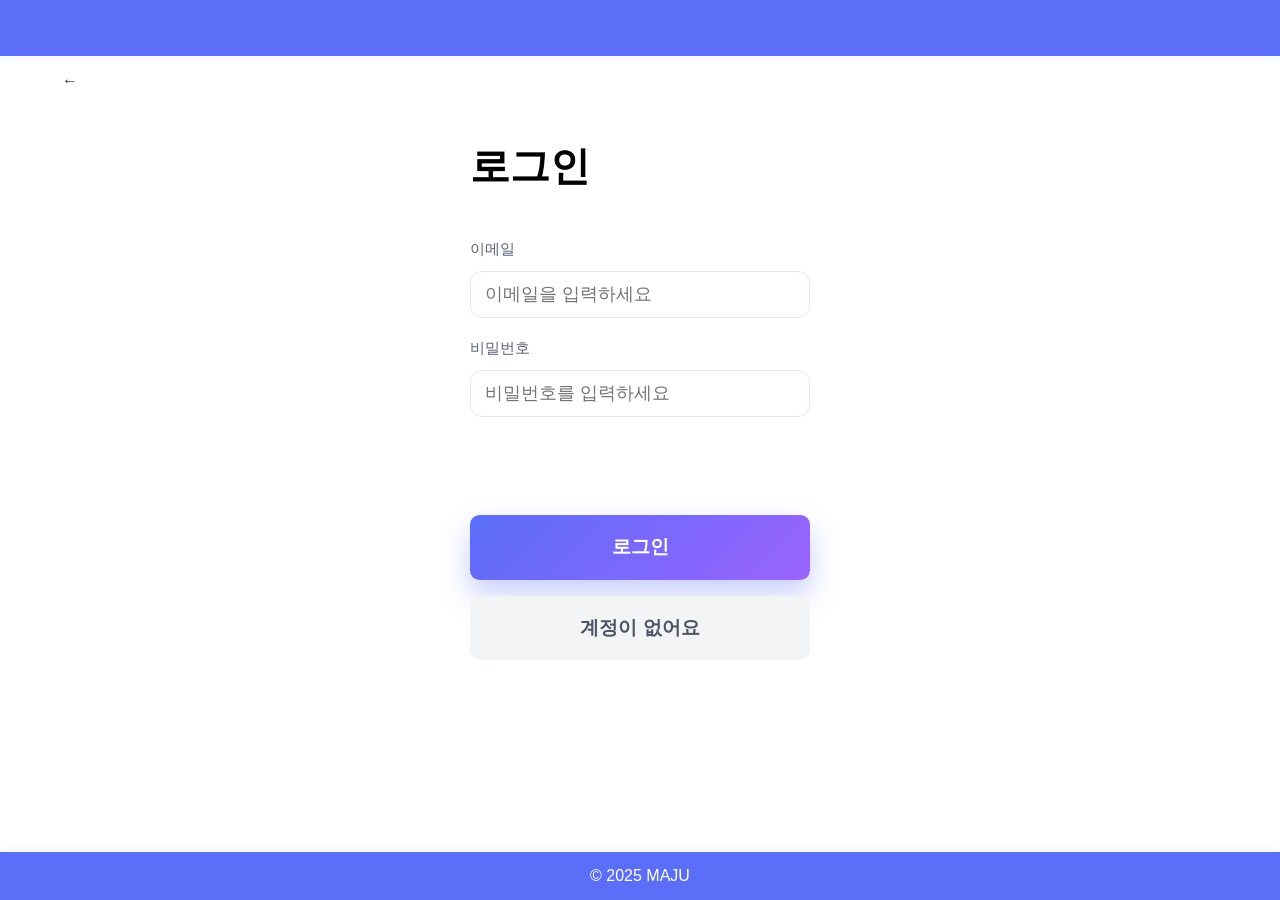
<file: front/login.html>
<!DOCTYPE html>
<html lang="ko">
<head>
    <meta charset="UTF-8">
    <meta name="viewport" content="width=device-width, initial-scale=1.0">
    <title>로그인</title>
    <link rel="stylesheet" href="index.css">
    <style>
        /* .back {
            display: flex;
            justify-content: flex-start;
            margin-bottom: 0;
        } 
        .back-button {
            background: none;
            border: none;
            font-size: 1.5rem;
            cursor: pointer;
            padding: 7%;
            color: #333;
            transition: color 0.2s;
            flex-shrink: 0;
        }
        .back-button:hover {
            color: #667eea;
        }
        h2 {
            font-size: 2.5rem;
            margin-bottom: 1vh;
            width: 100%;
            display: flex;
            justify-content: flex-start;
        }
        .form-group {
            margin-top: 20px;
            display: flex;
            flex-direction: column;
            gap: 6px;
            text-align: left;
        } */
        /* label {
            font-size: 0.95rem;
            color: #5b6178;
            margin-bottom: 5px;
        } */
        /* input {
            border: 1px solid #dfe6ff;
            border-radius: 12px;
            padding: 12px 14px;
            font-size: 1.1rem;
            transition: border 0.2s ease, box-shadow 0.2s ease;
        }
        input:focus {
            outline: none;
            border-color: #5a6ef8;
            box-shadow: 0 0 0 3px rgba(90, 110, 248, 0.2);
        } */
        /* .button-group {
            margin-top: 40px;
            display: flex;
            flex-direction: column;
            gap: 16px;
        }
        button {
            border: none;
            border-radius: 0.5em;
            padding: 1em 2em;
            font-size: 1.2rem;
            font-weight: 600;
            cursor: pointer;
            transition: transform 0.1s, box-shadow 0.15s;
            min-width: 140px;
            min-height: 48px;
        }
        button:active {
            transform: translateY(1px);
        } */
        .loginButton {
            background: linear-gradient(135deg, #5a6ef8, #9b63ff);
            color: #fff;
            box-shadow: 0 14px 28px rgba(96, 114, 255, 0.35);
        }
        .joinButton {
            background: #f3f4f6;
            color: #4b5563;
        }
        /* .status-box {
            width: 100%;
            min-height: 48px;
            display: flex;
            box-sizing: border-box;
            padding: 0 10px;
            margin-top: 10px;
            margin-bottom: 20px;
        }
        .status {
            width: 100%;
            font-size: 0.95rem;
            color: #6b7280;
            word-break: break-all;
        }
        .status.error {
            color: #e74c3c;
        }
        .status.success {
            color: #2ecc71;
        }
        footer {
            height: 48px;
            background: #5a6ef8;
            color: #fff;
            display: flex;
            align-items: center;
            justify-content: center;
            box-shadow: 0 -2px 8px rgba(90,110,248,0.08);
        }         */
    </style>
</head>

<body>
    <div class="app-container">
        <header ></header>
        <div class="back">
            <button class="back-button" onclick="window.location.href='index.html'">←</button>
        </div>
        <main>
            <div class="main-content">
                <h2>로그인</h2>
                <form id="loginForm" autocomplete="on">
                    <div class="form-group">
                        <label for="username">이메일</label>
                        <input id="username" name="username" type="text" placeholder="이메일을 입력하세요" autocomplete="username">
                    </div>
                    <div class="form-group">
                        <label for="password">비밀번호</label>
                        <input id="password" name="password" type="password" placeholder="비밀번호를 입력하세요" autocomplete="current-password">
                    </div>
                    <div class="status-box">
                        <div class="status" id="status"></div>
                    </div>
                    <div class="button-group">
                        <button id="loginButton" class="loginButton" type="submit">로그인</button>
                        <button id="joinButton" class="joinButton" type="button">계정이 없어요</button>
                    </div>
                </form>
            </div>
        </main>
        <footer>
            <span>© 2025 MAJU</span>
        </footer>
    </div>

    <script>
        const loginButton = document.getElementById('loginButton');
        const joinButton = document.getElementById('joinButton');
        const userIdInput = document.getElementById('username');
        const passwordInput = document.getElementById('password');
        const statusLabel = document.getElementById('status');

        const setStatus = (message, type = '') => {
            statusLabel.textContent = message;
            statusLabel.className = `status ${type}`;
        };


        document.getElementById('loginForm').addEventListener('submit', async (e) => {
            e.preventDefault();
            const userId = userIdInput.value.trim();
            const password = passwordInput.value.trim();

            if (!userId || !password) {
                setStatus('아이디와 비밀번호를 모두 입력하세요.', 'error');
                return;
            }

            setStatus('로그인 중입니다...');

            const email = userId;
            try {
                const response = await fetch('http://35.216.55.144:80/api/auth/login', {
                    method: 'POST',
                    headers: {
                        'Content-Type': 'application/json',
                    },
                    body: JSON.stringify({ email, password }),
                });

                const body = await response.json();
                localStorage.setItem('jwtToken', body.data);
                const { message, data } = body;

                if (!response.ok) {
                    // const errorBody = await response.json().catch(() => ({}));
                    // const message = errorBody?.message || `로그인 실패 (${response.status})`;
                    const errorMessage = `${message} (${response.status})` 
                    throw new Error(errorMessage);
                } else {
                    setStatus('로그인 성공! 대시보드로 이동합니다.', 'success');
                    window.location.href = 'dashboard.html';
                }
            } catch (error) {
                setStatus(error.message, 'error');
            }
        });

        joinButton.addEventListener('click', () => {
            window.location.href = 'join.html';
        });
    </script>
</body>
</html>
</file>
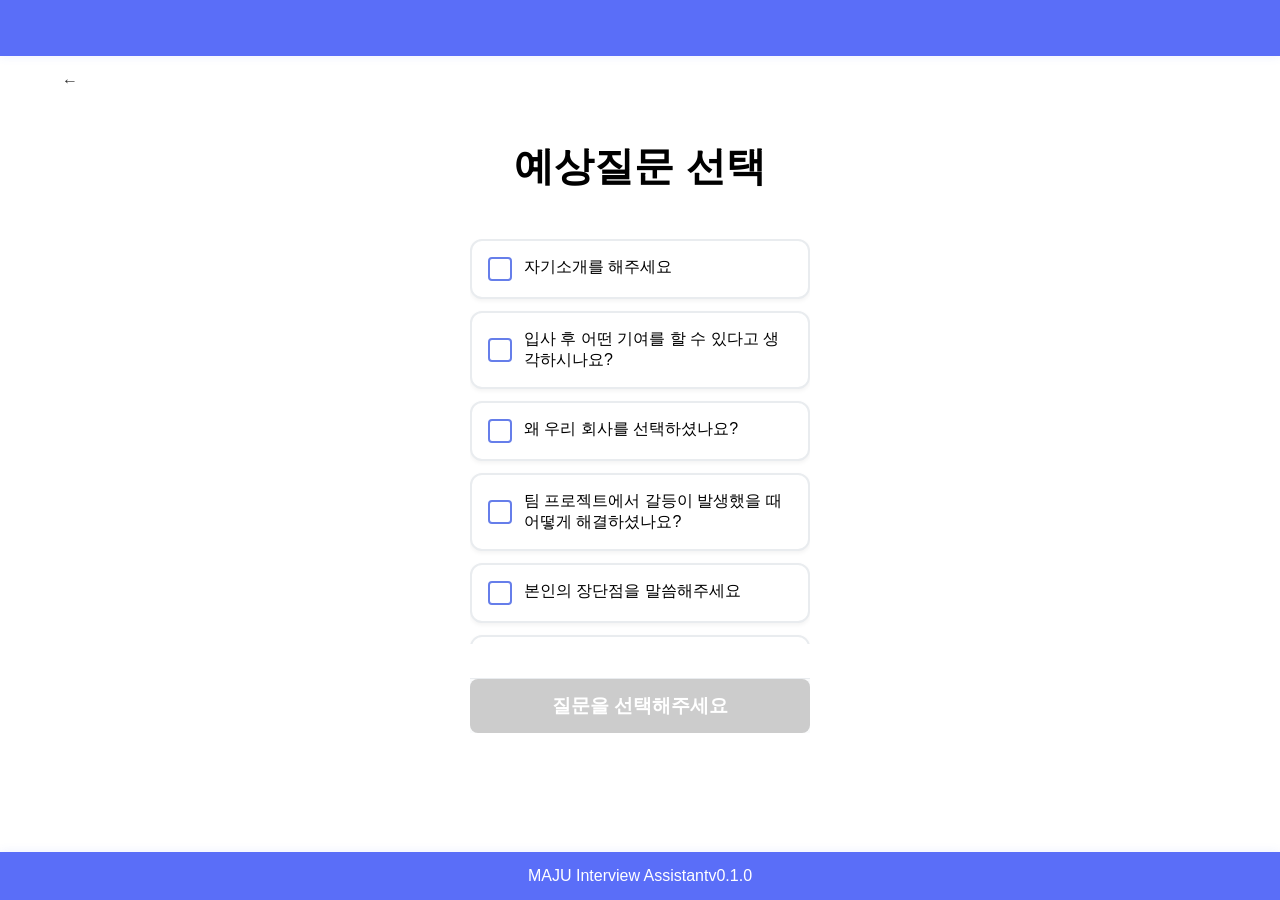
<file: front/questions.html>
<!DOCTYPE html>
<html lang="ko">
<head>
    <meta charset="UTF-8">
    <meta name="viewport" content="width=device-width, initial-scale=1.0">
    <title>면접 질문 선택 페이지</title>
    <link rel="stylesheet" href="index.css">
    <style>
        /* html, body {
            height: 100%;
            margin: 0;
            padding: 0;
            background: #f5f6fa;
            font-size: 22px;
            font-family: 'Pretendard', -apple-system, BlinkMacSystemFont, 'Segoe UI', sans-serif;
        }
        .app-container {
            min-height: 100vh;
            display: flex;
            flex-direction: column;
        }
        header {
            height: 56px;
            background: #5a6ef8;
            color: #fff;
            display: flex;
            align-items: center;
            justify-content: flex-start;
            box-shadow: 0 2px 8px rgba(90,110,248,0.08);
            padding-left: 16px;
        }
        main {
            flex: 0.5;
            display: flex;
            align-items: flex-start;
            justify-content: center;
        }
        .main-content {
            width: 100%;
            max-width: 340px;
            margin: 0 auto;
            text-align: center;
        } */
        .header {
            display: flex;
            flex-direction: row;
            align-items: center;
            gap: 8px;
            margin-bottom: 24px;
        }
        /* .back {
            display: flex;
            justify-content: flex-start;
            margin-bottom: 0;
        }
        .back-button {
            background: none;
            border: none;
            font-size: 1.5rem;
            cursor: pointer;
            padding: 7%;
            color: #333;
            transition: color 0.2s;
            flex-shrink: 0;
        }
        .back-button:hover {
            color: #667eea;
        }*/
        h2 {
            justify-content: center;
        }
        /* h2 {
            font-size: 2rem;
            margin: 0;
            flex: 1;
            text-align: left;
        } */
        .question-list {
            max-height: 45vh;
            padding: 0;
            flex: 1;
            display: flex;
            flex-direction: column;
            gap: 12px;
            overflow-y: auto;
        }
        .question-item {
            background: #fff;
            border: 2px solid #e9ecef;
            border-radius: 12px;
            padding: 16px;
            cursor: pointer;
            transition: all 0.2s;
            box-shadow: 0 2px 4px rgba(0, 0, 0, 0.05);
            position: relative;
            display: flex;
            align-items: flex-start;
            text-align: left;
            gap: 12px;
        }
        .question-item:hover {
            border-color: #667eea;
            box-shadow: 0 4px 8px rgba(102, 126, 234, 0.15);
            transform: translateY(-2px);
        }
        .question-item.selected {
            border-color: #667eea;
            background: #f0f4ff;
        }
        .checkbox {
            width: 20px;
            height: 20px;
            border: 2px solid #667eea;
            border-radius: 4px;
            flex-shrink: 0;
            margin: auto 0;
            display: flex;
            align-items: center;
            justify-content: center;
            transition: all 0.2s;
        }
        .question-item.selected .checkbox {
            background: #667eea;
        }
        .checkbox::after {
            content: '✓';
            color: white;
            font-size: 14px;
            font-weight: bold;
            display: none;
        }
        .question-item.selected .checkbox::after {
            display: block;
        }
        .start-button {
            position: static;
            bottom: 0;
            border-top: 1px solid #e9ecef;
            padding: 0;
            margin: 10% 0;
            background: #fafbfc;
        }
        .start-button button {
            width: 100%;
            padding: 14px;
            border: none;
            border-radius: 8px;
            background: #667eea;
            color: white;
            font-size: 1.2rem;
            font-weight: 600;
            cursor: pointer;
            transition: background-color 0.2s;
        }
        .start-button button:hover:not(:disabled) {
            background: #5568d3;
        }
        .start-button button:disabled {
            background: #ccc;
            cursor: not-allowed;
        }
        .empty-state {
            text-align: center;
            padding: 60px 20px;
            color: #6c757d;
        }
        .empty-state-icon {
            font-size: 3rem;
            margin-bottom: 16px;
            opacity: 0.5;
        }
        .empty-state-text {
            font-size: 0.9rem;
        }
        /* footer {
            height: 48px;
            background: #5a6ef8;
            color: #fff;
            display: flex;
            align-items: center;
            justify-content: center;
            box-shadow: 0 -2px 8px rgba(90,110,248,0.08);
            font-size: 1rem;
            gap: 3rem;
        }         */
    </style>
</head>
<body>
    <div class="app-container">
        <header></header>
        <div class="back">
            <button class="back-button" onclick="window.location.href='dashboard.html'">←</button> 
        </div>
        <main>
            <div class="main-content">
                <h2>예상질문 선택</h2>
                <div class="question-list" id="questionList">
                    <!-- 질문 목록이 여기에 동적으로 추가됩니다 -->
                </div>
                <div class="start-button">
                    <button id="startButton" disabled>질문을 선택해주세요</button>
                </div>
            </div>
        </main>
        <footer>
            <span>MAJU Interview Assistant</span>
            <span>v0.1.0</span>
        </footer>
    </div>

    <script>
        // 테스트용 샘플 데이터
        const sampleQuestionData = [
            {
                id: 1,
                title: '자기소개를 해주세요'
            },
            {
                id: 2,
                title: '입사 후 어떤 기여를 할 수 있다고 생각하시나요?'
            },
            {
                id: 3,
                title: '왜 우리 회사를 선택하셨나요?'
            },
            {
                id: 4,
                title: '팀 프로젝트에서 갈등이 발생했을 때 어떻게 해결하셨나요?'
            },
            {
                id: 5,
                title: '본인의 장단점을 말씀해주세요'
            },
            {
                id: 6,
                title: '5년 후 자신의 모습을 어떻게 그리고 계신가요?'
            },
            {
                id: 7,
                title: 'HTTP와 HTTPS의 차이점을 설명해주세요'
            },
            {
                id: 8,
                title: '동기와 비동기의 차이점을 설명해주세요'
            },
            {
                id: 9,
                title: '팀원 간 의견 차이로 갈등이 발생했을 때 어떻게 대처하시겠습니까?'
            },
            {
                id: 10,
                title: '웹브라우저에서 www.google.com에 접속하는 과정을 아는 대로 설명하세요'
            }
        ];

        let selectedQuestions = new Set();

        // 질문 아이템 렌더링
        function renderQuestionItem(item) {
            const itemDiv = document.createElement('div');
            itemDiv.className = 'question-item';
            if (selectedQuestions.has(item.id)) {
                itemDiv.classList.add('selected');
            }

            const checkbox = document.createElement('div');
            checkbox.className = 'checkbox';

            const title = document.createElement('div');
            title.className = 'question-title';
            title.textContent = item.title;

            itemDiv.appendChild(checkbox);
            itemDiv.appendChild(title);

            itemDiv.onclick = () => {
                toggleQuestion(item.id);
            };

            return itemDiv;
        }

        let allQuestions = [];

        // 질문 선택/해제 토글
        function toggleQuestion(questionId) {
            if (selectedQuestions.has(questionId)) {
                selectedQuestions.delete(questionId);
            } else {
                selectedQuestions.add(questionId);
            }
            updateStartButton();
            renderQuestionList(allQuestions);
        }

        // 시작 버튼 상태 업데이트
        function updateStartButton() {
            const startBtn = document.getElementById('startButton');
            const count = selectedQuestions.size;
            startBtn.disabled = count === 0;
            startBtn.textContent = count > 0 ? `선택한 ${count}개 질문 시작하기` : '질문을 선택해주세요';
        }

        // 질문 목록 렌더링
        function renderQuestionList(questionData) {
            const container = document.getElementById('questionList');
            container.innerHTML = '';

            if (!questionData || questionData.length === 0) {
                container.innerHTML = `
                    <div class="empty-state">
                        <div class="empty-state-icon">🙅</div>
                        <div class="empty-state-text">예상 질문 데이터가 없습니다<br>나중에 다시 시도해주세요</div>
                    </div>
                `;
                return;
            }

            questionData.forEach(item => {
                const itemElement = renderQuestionItem(item);
                container.appendChild(itemElement);
            });
        }

        // 서버에서 질문 데이터 가져오기
        async function loadQuestionData() {
            try {
                //실제로는 서버 API 호출
                // const response = await fetch('http://35.216.55.144:80/api/questions');
                // const data = await response.json();
                // return data.data; // API 응답 구조에 따라 .data가 필요할 수 있음
                return sampleQuestionData; // 샘플 데이터 반환

            } catch (error) {
                console.error('예상질문 데이터 로드 오류:', error);
                return [];
            }
        }

        // 시작 버튼 클릭 이벤트
        function handleStart() {
            if (selectedQuestions.size === 0) {
                alert('최소 1개 이상의 질문을 선택해주세요.');
                return;
            }

            // 선택된 질문들을 필터링하고 순서대로 정렬
            const selectedQuestionList = allQuestions
                .filter(q => selectedQuestions.has(q.id))
                .map((q, index) => ({
                    ...q,
                    order: index + 1
                }));

            // sessionStorage에 저장
            const sessionId = Date.now().toString(); // 또는 uuid 등
            sessionStorage.setItem('sessionId', sessionId);
            sessionStorage.setItem('selectedQuestions', JSON.stringify(selectedQuestionList));
            sessionStorage.setItem('currentQuestionIndex', '0');


            // 첫 번째 질문 페이지로 이동
            window.location.href = 'answer.html';
        }

        // 초기화
        async function init() {
            allQuestions = await loadQuestionData();
            renderQuestionList(allQuestions);
            updateStartButton();

            // 시작 버튼 이벤트 리스너
            document.getElementById('startButton').addEventListener('click', handleStart);
        }

        init();
    </script>
</body>
</html>
</file>
<file: front/index.css>
html, body {
        height: 100%;
        margin: 0;
        padding: 0;
        background: #fff;
        font-family: 'Pretendard', -apple-system, BlinkMacSystemFont, 'Segoe UI', sans-serif;
        overflow-x: hidden;
    }

    .app-container {
        min-height: 100vh;
        display: flex;
        flex-direction: column;
    }

    header {
        height: 56px;
        background: #5a6ef8;
        color: #fff;
        display: flex;
        align-items: center;
        justify-content: center;
        box-shadow: 0 2px 8px rgba(90,110,248,0.08);
    }

    .back {
        display: flex;
        justify-content: flex-start;
        margin-bottom: 0;
    } 

    .back-button {
        background: none;
        border: none;
        font-size: 1rem;
        cursor: pointer;
        /* padding: 7%; */
        color: #333;
        transition: color 0.2s;
        flex-shrink: 0;
    }
    
    .back-button:hover {
        color: #667eea;
    }

    main {
        flex: 1;
        display: flex;
        /* align-items: center; */
        justify-content: center;
        /* padding-bottom: 10%; */
    }

    .main-content {
        width: 100%;
        max-width: 340px;
        /* margin: auto; */
        text-align: center;
        align-items: center;
    }

    h2 {
        font-size: 2.5rem;
        margin-bottom: 5vh;
        width: 100%;
        display: flex;
        justify-content: flex-start;
    }

    .form-group {
        margin-top: 20px;
        display: flex;
        flex-direction: column;
        gap: 6px;
        text-align: left;
    }

    label {
        font-size: 0.95rem;
        color: #5b6178;
        margin-bottom: 5px;
    }

    input {
        border: 1px solid #dfe6ff;
        border-radius: 12px;
        padding: 12px 14px;
        font-size: 1.1rem;
        transition: border 0.2s ease, box-shadow 0.2s ease;
    }

    input:focus {
        outline: none;
        border-color: #5a6ef8;
        box-shadow: 0 0 0 3px rgba(90, 110, 248, 0.2);
    }

    .button-group {
        margin-top: 40px;
        display: flex;
        flex-direction: column;
        gap: 16px;
    }

    button {
        border: none;
        border-radius: 0.5em;
        padding: 1em 2em;
        font-size: 1.2rem;
        font-weight: 600;
        cursor: pointer;
        transition: transform 0.1s, box-shadow 0.15s;
        min-width: 140px;
        min-height: 48px;
    }
    
    button:active {
        transform: translateY(1px);
    }

    .status-box {
        width: 100%;
        min-height: 48px;
        display: flex;
        box-sizing: border-box;
        padding: 0 10px;
        margin-top: 10px;
        margin-bottom: 20px;
    }

    .status {
        width: 100%;
        font-size: 0.95rem;
        color: #6b7280;
        word-break: break-all;
    }
    
    .status.error {
        color: #e74c3c;
    }

    .status.success {
        color: #2ecc71;
    }

    footer {
        height: 48px;
        background: #5a6ef8;
        color: #fff;
        display: flex;
        align-items: center;
        justify-content: center;
        box-shadow: 0 -2px 8px rgba(90,110,248,0.08);
    }

    footer span {
        font-size: 1rem;
    }
</file>
